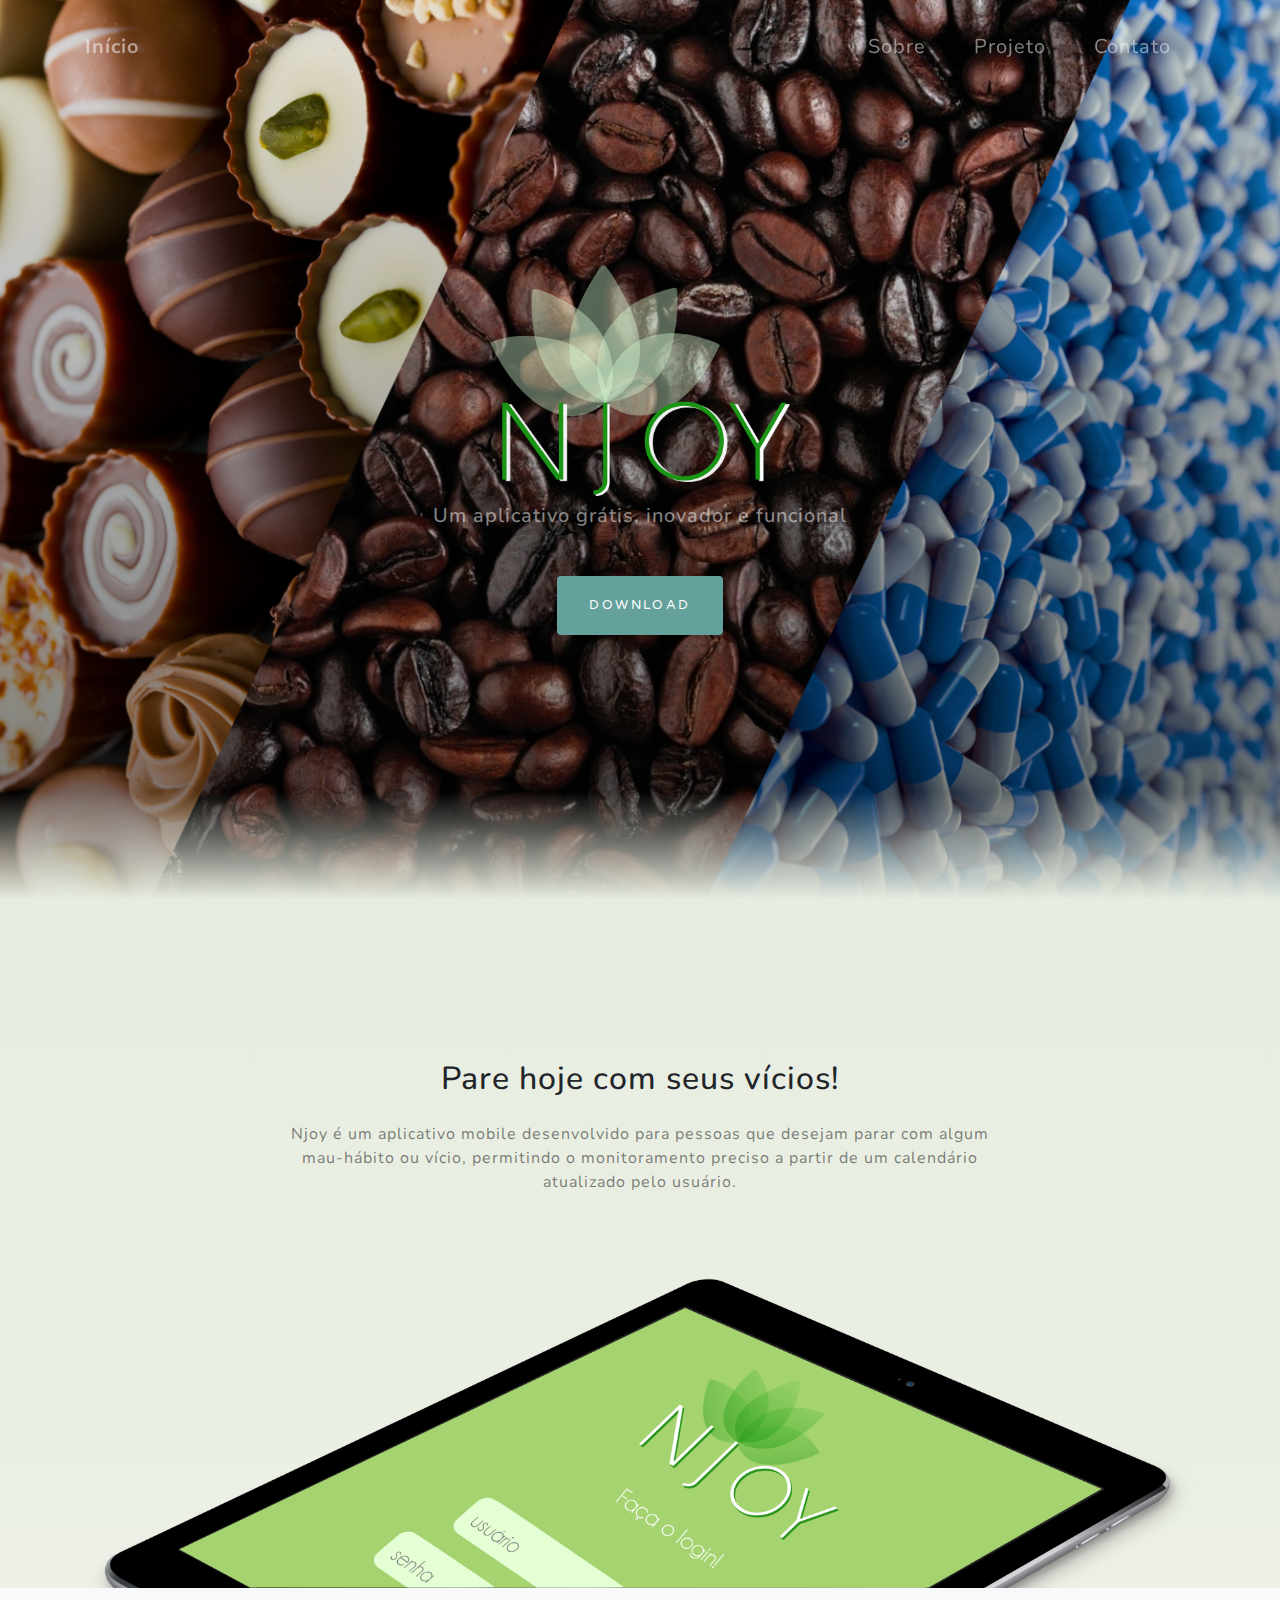
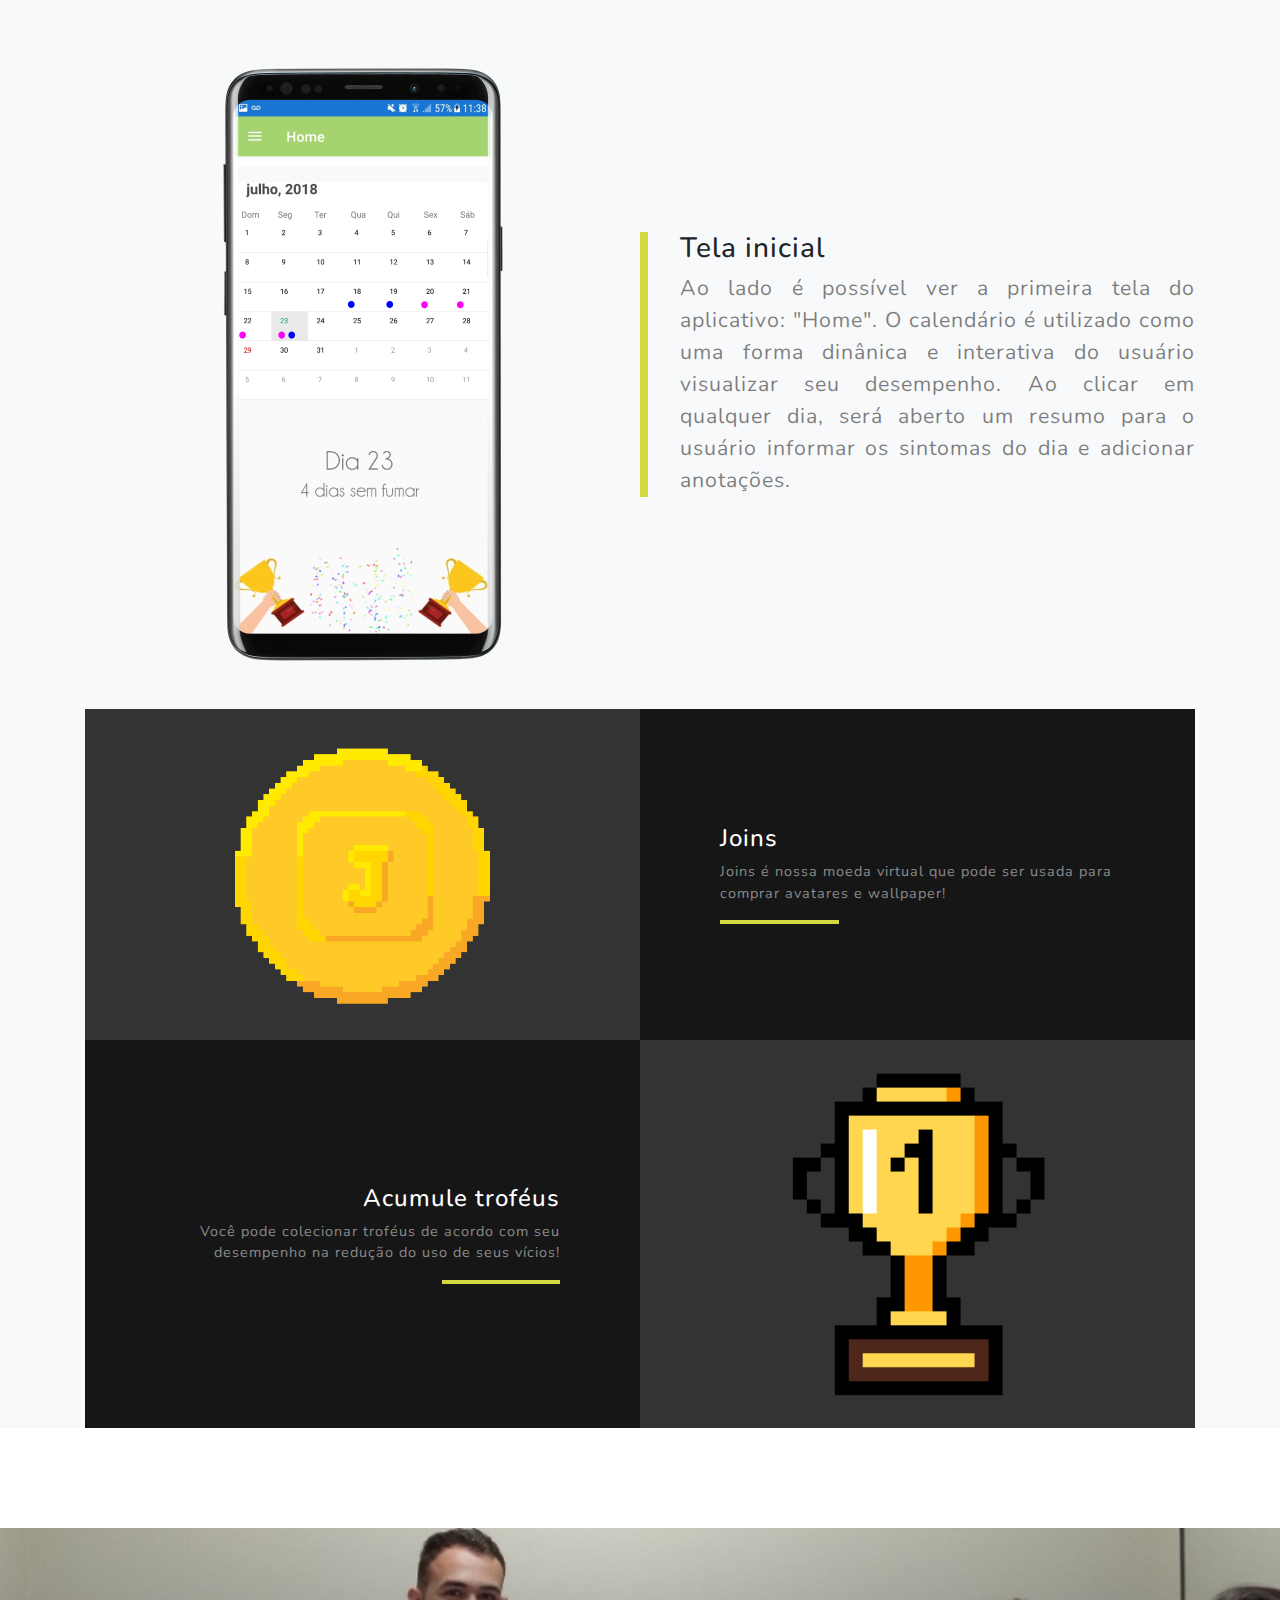
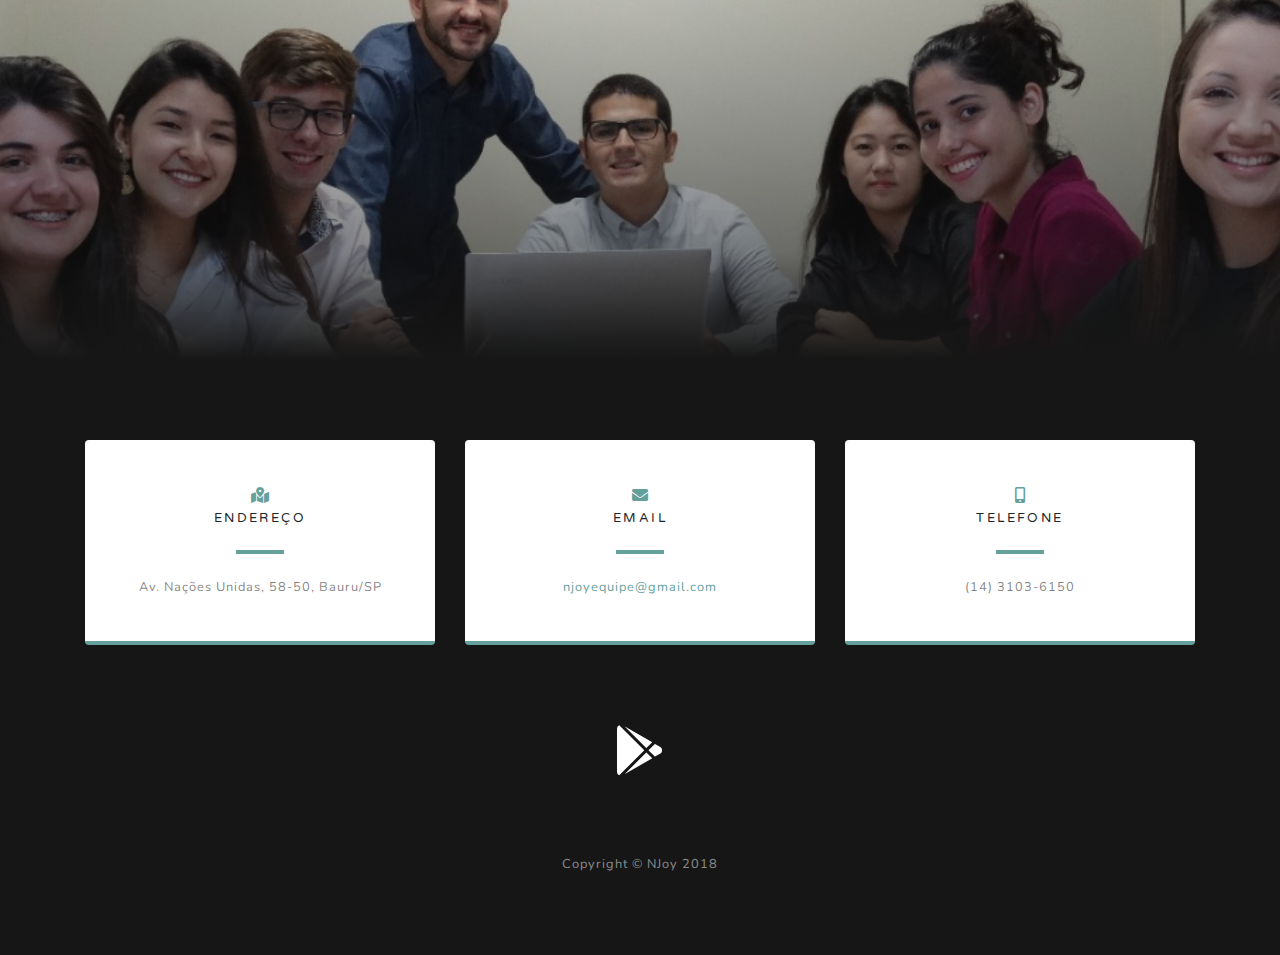
<file: www/index.html>
<!DOCTYPE html>
<html lang="pt">

  <head>

    <meta charset="utf-8">
    <meta name="viewport" content="width=device-width, initial-scale=1, shrink-to-fit=no">
    <meta name="description" content="">
    <meta name="author" content="">

    <title>NJoy</title>

    <!-- Bootstrap core CSS -->
    <link href="vendor/bootstrap/css/bootstrap.min.css" rel="stylesheet">
    <link rel="shortcut icon" type="image/x-icon" href="img/icone.ico">
    <!-- Custom fonts for this template -->
    <link href="vendor/fontawesome-free/css/all.min.css" rel="stylesheet">
    <link href="https://fonts.googleapis.com/css?family=Varela+Round" rel="stylesheet">
    <link href="https://fonts.googleapis.com/css?family=Nunito:200,200i,300,300i,400,400i,600,600i,700,700i,800,800i,900,900i" rel="stylesheet">

    <!-- Custom styles for this template -->
    <link href="css/grayscale.min.css" rel="stylesheet">

  </head>

  <body id="page-top">

    <!-- Navigation -->
    <nav class="navbar navbar-expand-lg navbar-light fixed-top" id="mainNav">
      <div class="container">
        <a class="navbar-brand js-scroll-trigger" href="#page-top">Início</a>
        <button class="navbar-toggler navbar-toggler-right" type="button" data-toggle="collapse" data-target="#navbarResponsive" aria-controls="navbarResponsive" aria-expanded="false" aria-label="Toggle navigation">
          Menu
          <i class="fas fa-bars"></i>
        </button>
        <div class="collapse navbar-collapse" id="navbarResponsive">
          <ul class="navbar-nav ml-auto">
            <li class="nav-item">
              <a class="nav-link js-scroll-trigger" href="#about">Sobre</a>
            </li>
            <li class="nav-item">
              <a class="nav-link js-scroll-trigger" href="#projects">Projeto</a>
            </li>
            <li class="nav-item">
              <a class="nav-link js-scroll-trigger" href="#signup">Contato</a>
            </li>
          </ul>
        </div>
      </div>
    </nav>

    <!-- Header -->
    <header class="masthead">
      <div class="container d-flex h-100 align-items-center">
        <div class="mx-auto text-center">
          <img src="img/logomarca.png" width="300">
          <h2 class="text-white-50 mx-auto mt-2 mb-5">Um aplicativo grátis, inovador e funcional</h2>
          <a href="https://play.google.com/store" target="_blank" class="btn btn-primary js-scroll-trigger">Download</a>
        </div>
      </div>
    </header>

    <!-- About Section -->
    <section id="about" class="about-section text-center">
      <div class="container">
        <div class="row">
          <div class="col-lg-8 mx-auto">
            <h2 class="text-black mb-4">Pare hoje com seus vícios!</h2>
            <p class="text-black-50">Njoy é um aplicativo mobile desenvolvido para pessoas que desejam parar com algum mau-hábito ou vício, permitindo o monitoramento preciso a partir de um calendário atualizado pelo usuário.
          </div>
        </div>
        <img src="img/ipad.png" class="img-fluid" alt="">
      </div>
    </section>

    <!-- Projects Section -->
    <section id="projects" class="projects-section bg-light">
      <div class="container">

        <!-- Featured Project Row -->
        <div class="row align-items-center no-gutters mb-4 mb-lg-5">
          <div class="col-xl-6 col-lg-6">
			<div align="center">
				<img class="img-fluid mb-3 mb-lg-0" src="img/celular.png" height="300">
			</div>
		  </div>
          <div class="col-xl-6 col-lg-6">
            <div class="featured-text text-center text-lg-left">
              <h3>Tela inicial</h3>
              <p class="text-black-50 mb-0 text-justify" style="font-size: 16pt; ">Ao lado é possível ver a primeira tela do aplicativo: "Home". O calendário é utilizado como uma forma dinânica e interativa do usuário visualizar seu desempenho. Ao clicar em qualquer dia, será aberto um resumo para o usuário informar os sintomas do dia e adicionar anotações.</p></div>
          </div>
        </div>

        <!-- Project One Row -->
        <div class="row justify-content-center no-gutters mb-5 mb-lg-0">
          <div class="col-lg-6" style="background-color: #333333;">
			<div align="center">
				<img src="img/joins.png" width="260" style="margin-top:30px; margin-bottom:30px;">
			</div>
          </div>
          <div class="col-lg-6">
            <div class="bg-black text-center h-100 project">
              <div class="d-flex h-100">
                <div class="project-text w-100 my-auto text-center text-lg-left">
                  <h4 class="text-white">Joins</h4>
                  <p class="mb-0 text-white-50">Joins é nossa moeda virtual que pode ser usada para comprar avatares e wallpaper!</p>
                  <hr class="d-none d-lg-block mb-0 ml-0" style="color:yellow">
                </div>
              </div>
            </div>
          </div>
        </div>

        <!-- Project Two Row -->
        <div class="row justify-content-center no-gutters">
          <div class="col-lg-6" style="background-color: #333333;">
			<div align="center">
				<img src="img/trofeu.png" width="260" style="margin-top:30px; margin-bottom:30px;">
			</div>
          </div>
          <div class="col-lg-6 order-lg-first">
            <div class="bg-black text-center h-100 project">
              <div class="d-flex h-100">
                <div class="project-text w-100 my-auto text-center text-lg-right">
                  <h4 class="text-white">Acumule troféus</h4>
                  <p class="mb-0 text-white-50">Você pode colecionar troféus de acordo com seu desempenho na redução do uso de seus vícios!</p>
                  <hr class="d-none d-lg-block mb-0 mr-0">
                </div>
              </div>
            </div>
          </div>
        </div>

      </div>
    </section>

    <!-- Signup Section -->
    <section id="signup" class="signup-section" style="margin-top: 100px;">
      <div class="container mb-5">
        
      </div>
    </section>

    <!-- Contact Section -->
    <section class="contact-section bg-black">
      <div class="container">

        <div class="row">

          <div class="col-md-4 mb-3 mb-md-0">
            <div class="card py-4 h-100">
              <div class="card-body text-center">
                <i class="fas fa-map-marked-alt text-primary mb-2"></i>
                <h4 class="text-uppercase m-0">Endereço</h4>
                <hr class="my-4">
                <div class="small text-black-50">Av. Nações Unidas, 58-50, Bauru/SP</div>
              </div>
            </div>
          </div>

          <div class="col-md-4 mb-3 mb-md-0">
            <div class="card py-4 h-100">
              <div class="card-body text-center">
                <i class="fas fa-envelope text-primary mb-2"></i>
                <h4 class="text-uppercase m-0">Email</h4>
                <hr class="my-4">
                <div class="small text-black-50">
                    <a href="mailto:njoyequipe@gmail.com">njoyequipe@gmail.com</a>
                </div>
              </div>
            </div>
          </div>

          <div class="col-md-4 mb-3 mb-md-0">
            <div class="card py-4 h-100">
              <div class="card-body text-center">
                <i class="fas fa-mobile-alt text-primary mb-2"></i>
                <h4 class="text-uppercase m-0">Telefone</h4>
                <hr class="my-4">
                <div class="small text-black-50">(14) 3103-6150</div>
              </div>
            </div>
          </div>
        </div>

        <div class="social d-flex justify-content-center">
			<i class="fab fa-google-play text-white" style="font-size:50px"></i>
        </div>

      </div>
    </section>

    <!-- Footer -->
    <footer class="bg-black small text-center text-white-50">
      <div class="container">
        Copyright &copy; NJoy 2018
      </div>
    </footer>

    <!-- Bootstrap core JavaScript -->
    <script src="vendor/jquery/jquery.min.js"></script>
    <script src="vendor/bootstrap/js/bootstrap.bundle.min.js"></script>

    <!-- Plugin JavaScript -->
    <script src="vendor/jquery-easing/jquery.easing.min.js"></script>

    <!-- Custom scripts for this template -->
    <script src="js/grayscale.min.js"></script>

  </body>

</html>
</file>
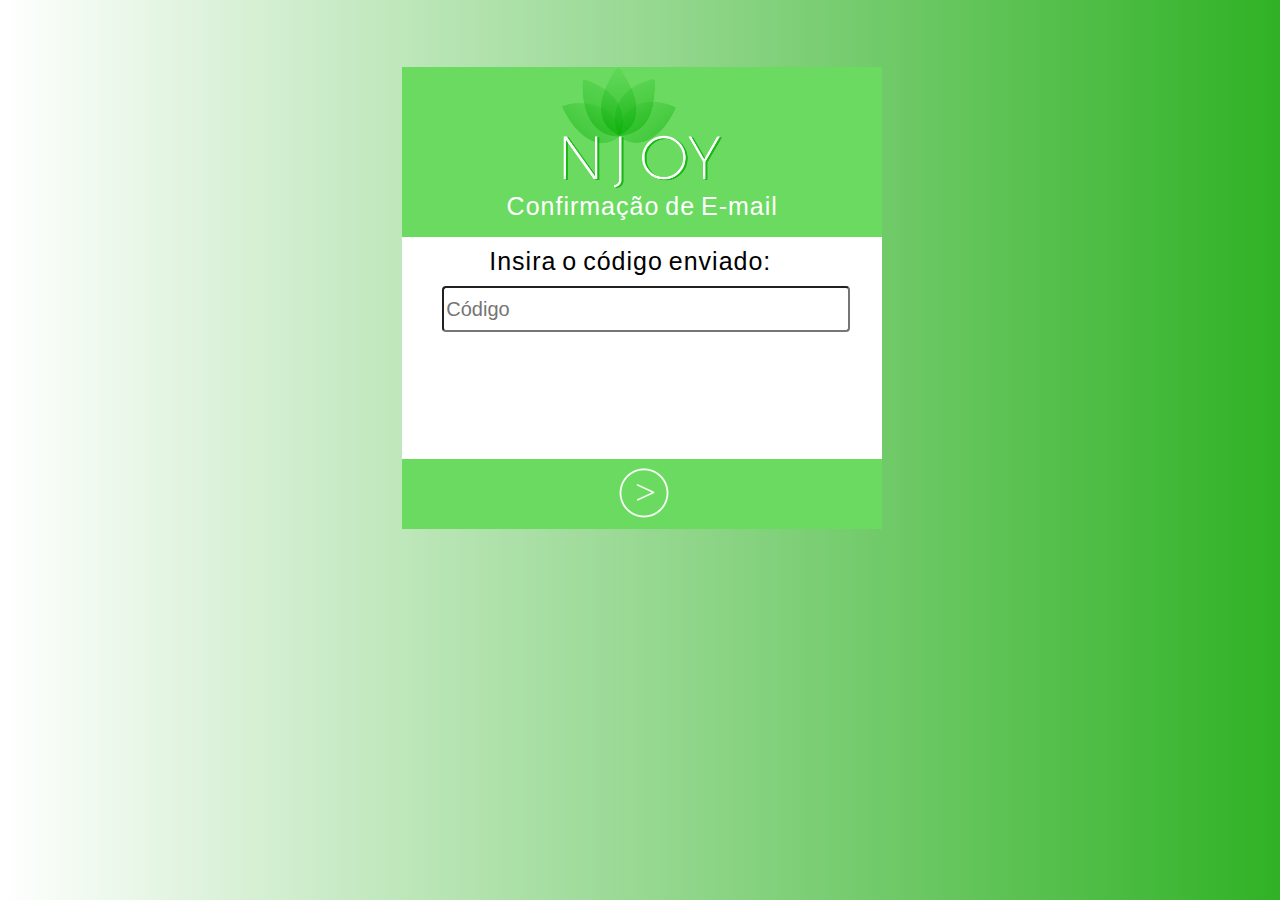
<file: www/site.html>
<!DOCTYPE html>
<html lang="pt-br">
<head>
     <title>Confirma&ccedil;&atilde;o de C&oacute;digo - NJoy</title>
     <link rel="stylesheet" href="style.css">
</head>
<body>
			<div id="main">
					<div id="total">
							<div id="topo">
								<center>
								<div id="logo">
									<img src="aqui.png" width="160px"><br>	
								</div>
								</center>
								<center>
								<div id="txt">
								Confirma&ccedil;&atilde;o de E-mail
								</div>
								</center>
							</div>
							
						<form method="post" action="verifica_codigo.php">
					
						
						<div id="insere_codigo">
								<div id="txt2">
									Insira o c&oacute;digo enviado:
								</div>
								<input type="text" name="codigo" placeholder="C&oacute;digo">
						</div>
						      <br><br><br><br><br><br><br><br><br>
					
						<div id="botao">	
									<button type="submit"><img src="botao2.png"></button>
						</div>
						</form>	
					</div>	
	
			</div>  
</body>
</html>
</file>
<file: www/style.css>
body {
      background-image: linear-gradient(to right, white, #30b225);
}

#main
{
	position:absolute;
	width:480px;
	height:420px;
	top: 67px; 
	left:402.25px;
	background:white;
	float:left;
	
}


#total{

	border-radius:45px;
	width:480px;
	height:420px;
	background-color: white;
	float:left;
}

#topo
{
		width:480px;
		height: 170px;
		background-color:#6adb60;
}

/*#7eed74*/

#txt
{
		font-family: "Lucida Sans Unicode", "Lucida Grande", sans-serif;
		font-size: 25px;
		letter-spacing: 1px;
		word-spacing: -2px;
		color: white;
	
}

#txt2
{
		font-family: "Lucida Sans Unicode", "Lucida Grande", sans-serif;
		font-size: 25px;
		letter-spacing: 1px;
		word-spacing: -2px;
		color: #000000;
		margin-left:87px;
		
	
}

button
{
		width:480px;
		height: 70px;
		background-color:#6adb60;
		border:0px;
        
		 
}
button:hover
{
    background-color:#30b225;
}
#insere_codigo
{
		width: 400px;
		height: 50px;
		margin-top:10px;
        
			

}
input[type=text] {
    font-size: 20px;
    width: 400px;
    height:40px;
    border-radius: 4px;
	margin-left:40px;
	margin-top:10px;
}
</file>
<file: www/vendor/fontawesome-free/css/all.min.css>
/*!
 * Font Awesome Free 5.3.1 by @fontawesome - https://fontawesome.com
 * License - https://fontawesome.com/license/free (Icons: CC BY 4.0, Fonts: SIL OFL 1.1, Code: MIT License)
 */
.fa,.fab,.fal,.far,.fas{-moz-osx-font-smoothing:grayscale;-webkit-font-smoothing:antialiased;display:inline-block;font-style:normal;font-variant:normal;text-rendering:auto;line-height:1}.fa-lg{font-size:1.33333em;line-height:.75em;vertical-align:-.0667em}.fa-xs{font-size:.75em}.fa-sm{font-size:.875em}.fa-1x{font-size:1em}.fa-2x{font-size:2em}.fa-3x{font-size:3em}.fa-4x{font-size:4em}.fa-5x{font-size:5em}.fa-6x{font-size:6em}.fa-7x{font-size:7em}.fa-8x{font-size:8em}.fa-9x{font-size:9em}.fa-10x{font-size:10em}.fa-fw{text-align:center;width:1.25em}.fa-ul{list-style-type:none;margin-left:2.5em;padding-left:0}.fa-ul>li{position:relative}.fa-li{left:-2em;position:absolute;text-align:center;width:2em;line-height:inherit}.fa-border{border:.08em solid #eee;border-radius:.1em;padding:.2em .25em .15em}.fa-pull-left{float:left}.fa-pull-right{float:right}.fa.fa-pull-left,.fab.fa-pull-left,.fal.fa-pull-left,.far.fa-pull-left,.fas.fa-pull-left{margin-right:.3em}.fa.fa-pull-right,.fab.fa-pull-right,.fal.fa-pull-right,.far.fa-pull-right,.fas.fa-pull-right{margin-left:.3em}.fa-spin{animation:fa-spin 2s infinite linear}.fa-pulse{animation:fa-spin 1s infinite steps(8)}@keyframes fa-spin{0%{transform:rotate(0deg)}to{transform:rotate(1turn)}}.fa-rotate-90{-ms-filter:"progid:DXImageTransform.Microsoft.BasicImage(rotation=1)";transform:rotate(90deg)}.fa-rotate-180{-ms-filter:"progid:DXImageTransform.Microsoft.BasicImage(rotation=2)";transform:rotate(180deg)}.fa-rotate-270{-ms-filter:"progid:DXImageTransform.Microsoft.BasicImage(rotation=3)";transform:rotate(270deg)}.fa-flip-horizontal{-ms-filter:"progid:DXImageTransform.Microsoft.BasicImage(rotation=0, mirror=1)";transform:scaleX(-1)}.fa-flip-vertical{transform:scaleY(-1)}.fa-flip-horizontal.fa-flip-vertical,.fa-flip-vertical{-ms-filter:"progid:DXImageTransform.Microsoft.BasicImage(rotation=2, mirror=1)"}.fa-flip-horizontal.fa-flip-vertical{transform:scale(-1)}:root .fa-flip-horizontal,:root .fa-flip-vertical,:root .fa-rotate-90,:root .fa-rotate-180,:root .fa-rotate-270{-webkit-filter:none;filter:none}.fa-stack{display:inline-block;height:2em;line-height:2em;position:relative;vertical-align:middle;width:2em}.fa-stack-1x,.fa-stack-2x{left:0;position:absolute;text-align:center;width:100%}.fa-stack-1x{line-height:inherit}.fa-stack-2x{font-size:2em}.fa-inverse{color:#fff}.fa-500px:before{content:"\f26e"}.fa-accessible-icon:before{content:"\f368"}.fa-accusoft:before{content:"\f369"}.fa-ad:before{content:"\f641"}.fa-address-book:before{content:"\f2b9"}.fa-address-card:before{content:"\f2bb"}.fa-adjust:before{content:"\f042"}.fa-adn:before{content:"\f170"}.fa-adversal:before{content:"\f36a"}.fa-affiliatetheme:before{content:"\f36b"}.fa-air-freshener:before{content:"\f5d0"}.fa-algolia:before{content:"\f36c"}.fa-align-center:before{content:"\f037"}.fa-align-justify:before{content:"\f039"}.fa-align-left:before{content:"\f036"}.fa-align-right:before{content:"\f038"}.fa-alipay:before{content:"\f642"}.fa-allergies:before{content:"\f461"}.fa-amazon:before{content:"\f270"}.fa-amazon-pay:before{content:"\f42c"}.fa-ambulance:before{content:"\f0f9"}.fa-american-sign-language-interpreting:before{content:"\f2a3"}.fa-amilia:before{content:"\f36d"}.fa-anchor:before{content:"\f13d"}.fa-android:before{content:"\f17b"}.fa-angellist:before{content:"\f209"}.fa-angle-double-down:before{content:"\f103"}.fa-angle-double-left:before{content:"\f100"}.fa-angle-double-right:before{content:"\f101"}.fa-angle-double-up:before{content:"\f102"}.fa-angle-down:before{content:"\f107"}.fa-angle-left:before{content:"\f104"}.fa-angle-right:before{content:"\f105"}.fa-angle-up:before{content:"\f106"}.fa-angry:before{content:"\f556"}.fa-angrycreative:before{content:"\f36e"}.fa-angular:before{content:"\f420"}.fa-ankh:before{content:"\f644"}.fa-app-store:before{content:"\f36f"}.fa-app-store-ios:before{content:"\f370"}.fa-apper:before{content:"\f371"}.fa-apple:before{content:"\f179"}.fa-apple-alt:before{content:"\f5d1"}.fa-apple-pay:before{content:"\f415"}.fa-archive:before{content:"\f187"}.fa-archway:before{content:"\f557"}.fa-arrow-alt-circle-down:before{content:"\f358"}.fa-arrow-alt-circle-left:before{content:"\f359"}.fa-arrow-alt-circle-right:before{content:"\f35a"}.fa-arrow-alt-circle-up:before{content:"\f35b"}.fa-arrow-circle-down:before{content:"\f0ab"}.fa-arrow-circle-left:before{content:"\f0a8"}.fa-arrow-circle-right:before{content:"\f0a9"}.fa-arrow-circle-up:before{content:"\f0aa"}.fa-arrow-down:before{content:"\f063"}.fa-arrow-left:before{content:"\f060"}.fa-arrow-right:before{content:"\f061"}.fa-arrow-up:before{content:"\f062"}.fa-arrows-alt:before{content:"\f0b2"}.fa-arrows-alt-h:before{content:"\f337"}.fa-arrows-alt-v:before{content:"\f338"}.fa-assistive-listening-systems:before{content:"\f2a2"}.fa-asterisk:before{content:"\f069"}.fa-asymmetrik:before{content:"\f372"}.fa-at:before{content:"\f1fa"}.fa-atlas:before{content:"\f558"}.fa-atom:before{content:"\f5d2"}.fa-audible:before{content:"\f373"}.fa-audio-description:before{content:"\f29e"}.fa-autoprefixer:before{content:"\f41c"}.fa-avianex:before{content:"\f374"}.fa-aviato:before{content:"\f421"}.fa-award:before{content:"\f559"}.fa-aws:before{content:"\f375"}.fa-backspace:before{content:"\f55a"}.fa-backward:before{content:"\f04a"}.fa-balance-scale:before{content:"\f24e"}.fa-ban:before{content:"\f05e"}.fa-band-aid:before{content:"\f462"}.fa-bandcamp:before{content:"\f2d5"}.fa-barcode:before{content:"\f02a"}.fa-bars:before{content:"\f0c9"}.fa-baseball-ball:before{content:"\f433"}.fa-basketball-ball:before{content:"\f434"}.fa-bath:before{content:"\f2cd"}.fa-battery-empty:before{content:"\f244"}.fa-battery-full:before{content:"\f240"}.fa-battery-half:before{content:"\f242"}.fa-battery-quarter:before{content:"\f243"}.fa-battery-three-quarters:before{content:"\f241"}.fa-bed:before{content:"\f236"}.fa-beer:before{content:"\f0fc"}.fa-behance:before{content:"\f1b4"}.fa-behance-square:before{content:"\f1b5"}.fa-bell:before{content:"\f0f3"}.fa-bell-slash:before{content:"\f1f6"}.fa-bezier-curve:before{content:"\f55b"}.fa-bible:before{content:"\f647"}.fa-bicycle:before{content:"\f206"}.fa-bimobject:before{content:"\f378"}.fa-binoculars:before{content:"\f1e5"}.fa-birthday-cake:before{content:"\f1fd"}.fa-bitbucket:before{content:"\f171"}.fa-bitcoin:before{content:"\f379"}.fa-bity:before{content:"\f37a"}.fa-black-tie:before{content:"\f27e"}.fa-blackberry:before{content:"\f37b"}.fa-blender:before{content:"\f517"}.fa-blind:before{content:"\f29d"}.fa-blogger:before{content:"\f37c"}.fa-blogger-b:before{content:"\f37d"}.fa-bluetooth:before{content:"\f293"}.fa-bluetooth-b:before{content:"\f294"}.fa-bold:before{content:"\f032"}.fa-bolt:before{content:"\f0e7"}.fa-bomb:before{content:"\f1e2"}.fa-bone:before{content:"\f5d7"}.fa-bong:before{content:"\f55c"}.fa-book:before{content:"\f02d"}.fa-book-open:before{content:"\f518"}.fa-book-reader:before{content:"\f5da"}.fa-bookmark:before{content:"\f02e"}.fa-bowling-ball:before{content:"\f436"}.fa-box:before{content:"\f466"}.fa-box-open:before{content:"\f49e"}.fa-boxes:before{content:"\f468"}.fa-braille:before{content:"\f2a1"}.fa-brain:before{content:"\f5dc"}.fa-briefcase:before{content:"\f0b1"}.fa-briefcase-medical:before{content:"\f469"}.fa-broadcast-tower:before{content:"\f519"}.fa-broom:before{content:"\f51a"}.fa-brush:before{content:"\f55d"}.fa-btc:before{content:"\f15a"}.fa-bug:before{content:"\f188"}.fa-building:before{content:"\f1ad"}.fa-bullhorn:before{content:"\f0a1"}.fa-bullseye:before{content:"\f140"}.fa-burn:before{content:"\f46a"}.fa-buromobelexperte:before{content:"\f37f"}.fa-bus:before{content:"\f207"}.fa-bus-alt:before{content:"\f55e"}.fa-business-time:before{content:"\f64a"}.fa-buysellads:before{content:"\f20d"}.fa-calculator:before{content:"\f1ec"}.fa-calendar:before{content:"\f133"}.fa-calendar-alt:before{content:"\f073"}.fa-calendar-check:before{content:"\f274"}.fa-calendar-minus:before{content:"\f272"}.fa-calendar-plus:before{content:"\f271"}.fa-calendar-times:before{content:"\f273"}.fa-camera:before{content:"\f030"}.fa-camera-retro:before{content:"\f083"}.fa-cannabis:before{content:"\f55f"}.fa-capsules:before{content:"\f46b"}.fa-car:before{content:"\f1b9"}.fa-car-alt:before{content:"\f5de"}.fa-car-battery:before{content:"\f5df"}.fa-car-crash:before{content:"\f5e1"}.fa-car-side:before{content:"\f5e4"}.fa-caret-down:before{content:"\f0d7"}.fa-caret-left:before{content:"\f0d9"}.fa-caret-right:before{content:"\f0da"}.fa-caret-square-down:before{content:"\f150"}.fa-caret-square-left:before{content:"\f191"}.fa-caret-square-right:before{content:"\f152"}.fa-caret-square-up:before{content:"\f151"}.fa-caret-up:before{content:"\f0d8"}.fa-cart-arrow-down:before{content:"\f218"}.fa-cart-plus:before{content:"\f217"}.fa-cc-amazon-pay:before{content:"\f42d"}.fa-cc-amex:before{content:"\f1f3"}.fa-cc-apple-pay:before{content:"\f416"}.fa-cc-diners-club:before{content:"\f24c"}.fa-cc-discover:before{content:"\f1f2"}.fa-cc-jcb:before{content:"\f24b"}.fa-cc-mastercard:before{content:"\f1f1"}.fa-cc-paypal:before{content:"\f1f4"}.fa-cc-stripe:before{content:"\f1f5"}.fa-cc-visa:before{content:"\f1f0"}.fa-centercode:before{content:"\f380"}.fa-certificate:before{content:"\f0a3"}.fa-chalkboard:before{content:"\f51b"}.fa-chalkboard-teacher:before{content:"\f51c"}.fa-charging-station:before{content:"\f5e7"}.fa-chart-area:before{content:"\f1fe"}.fa-chart-bar:before{content:"\f080"}.fa-chart-line:before{content:"\f201"}.fa-chart-pie:before{content:"\f200"}.fa-check:before{content:"\f00c"}.fa-check-circle:before{content:"\f058"}.fa-check-double:before{content:"\f560"}.fa-check-square:before{content:"\f14a"}.fa-chess:before{content:"\f439"}.fa-chess-bishop:before{content:"\f43a"}.fa-chess-board:before{content:"\f43c"}.fa-chess-king:before{content:"\f43f"}.fa-chess-knight:before{content:"\f441"}.fa-chess-pawn:before{content:"\f443"}.fa-chess-queen:before{content:"\f445"}.fa-chess-rook:before{content:"\f447"}.fa-chevron-circle-down:before{content:"\f13a"}.fa-chevron-circle-left:before{content:"\f137"}.fa-chevron-circle-right:before{content:"\f138"}.fa-chevron-circle-up:before{content:"\f139"}.fa-chevron-down:before{content:"\f078"}.fa-chevron-left:before{content:"\f053"}.fa-chevron-right:before{content:"\f054"}.fa-chevron-up:before{content:"\f077"}.fa-child:before{content:"\f1ae"}.fa-chrome:before{content:"\f268"}.fa-church:before{content:"\f51d"}.fa-circle:before{content:"\f111"}.fa-circle-notch:before{content:"\f1ce"}.fa-city:before{content:"\f64f"}.fa-clipboard:before{content:"\f328"}.fa-clipboard-check:before{content:"\f46c"}.fa-clipboard-list:before{content:"\f46d"}.fa-clock:before{content:"\f017"}.fa-clone:before{content:"\f24d"}.fa-closed-captioning:before{content:"\f20a"}.fa-cloud:before{content:"\f0c2"}.fa-cloud-download-alt:before{content:"\f381"}.fa-cloud-upload-alt:before{content:"\f382"}.fa-cloudscale:before{content:"\f383"}.fa-cloudsmith:before{content:"\f384"}.fa-cloudversify:before{content:"\f385"}.fa-cocktail:before{content:"\f561"}.fa-code:before{content:"\f121"}.fa-code-branch:before{content:"\f126"}.fa-codepen:before{content:"\f1cb"}.fa-codiepie:before{content:"\f284"}.fa-coffee:before{content:"\f0f4"}.fa-cog:before{content:"\f013"}.fa-cogs:before{content:"\f085"}.fa-coins:before{content:"\f51e"}.fa-columns:before{content:"\f0db"}.fa-comment:before{content:"\f075"}.fa-comment-alt:before{content:"\f27a"}.fa-comment-dollar:before{content:"\f651"}.fa-comment-dots:before{content:"\f4ad"}.fa-comment-slash:before{content:"\f4b3"}.fa-comments:before{content:"\f086"}.fa-comments-dollar:before{content:"\f653"}.fa-compact-disc:before{content:"\f51f"}.fa-compass:before{content:"\f14e"}.fa-compress:before{content:"\f066"}.fa-concierge-bell:before{content:"\f562"}.fa-connectdevelop:before{content:"\f20e"}.fa-contao:before{content:"\f26d"}.fa-cookie:before{content:"\f563"}.fa-cookie-bite:before{content:"\f564"}.fa-copy:before{content:"\f0c5"}.fa-copyright:before{content:"\f1f9"}.fa-couch:before{content:"\f4b8"}.fa-cpanel:before{content:"\f388"}.fa-creative-commons:before{content:"\f25e"}.fa-creative-commons-by:before{content:"\f4e7"}.fa-creative-commons-nc:before{content:"\f4e8"}.fa-creative-commons-nc-eu:before{content:"\f4e9"}.fa-creative-commons-nc-jp:before{content:"\f4ea"}.fa-creative-commons-nd:before{content:"\f4eb"}.fa-creative-commons-pd:before{content:"\f4ec"}.fa-creative-commons-pd-alt:before{content:"\f4ed"}.fa-creative-commons-remix:before{content:"\f4ee"}.fa-creative-commons-sa:before{content:"\f4ef"}.fa-creative-commons-sampling:before{content:"\f4f0"}.fa-creative-commons-sampling-plus:before{content:"\f4f1"}.fa-creative-commons-share:before{content:"\f4f2"}.fa-credit-card:before{content:"\f09d"}.fa-crop:before{content:"\f125"}.fa-crop-alt:before{content:"\f565"}.fa-cross:before{content:"\f654"}.fa-crosshairs:before{content:"\f05b"}.fa-crow:before{content:"\f520"}.fa-crown:before{content:"\f521"}.fa-css3:before{content:"\f13c"}.fa-css3-alt:before{content:"\f38b"}.fa-cube:before{content:"\f1b2"}.fa-cubes:before{content:"\f1b3"}.fa-cut:before{content:"\f0c4"}.fa-cuttlefish:before{content:"\f38c"}.fa-d-and-d:before{content:"\f38d"}.fa-dashcube:before{content:"\f210"}.fa-database:before{content:"\f1c0"}.fa-deaf:before{content:"\f2a4"}.fa-delicious:before{content:"\f1a5"}.fa-deploydog:before{content:"\f38e"}.fa-deskpro:before{content:"\f38f"}.fa-desktop:before{content:"\f108"}.fa-deviantart:before{content:"\f1bd"}.fa-dharmachakra:before{content:"\f655"}.fa-diagnoses:before{content:"\f470"}.fa-dice:before{content:"\f522"}.fa-dice-five:before{content:"\f523"}.fa-dice-four:before{content:"\f524"}.fa-dice-one:before{content:"\f525"}.fa-dice-six:before{content:"\f526"}.fa-dice-three:before{content:"\f527"}.fa-dice-two:before{content:"\f528"}.fa-digg:before{content:"\f1a6"}.fa-digital-ocean:before{content:"\f391"}.fa-digital-tachograph:before{content:"\f566"}.fa-directions:before{content:"\f5eb"}.fa-discord:before{content:"\f392"}.fa-discourse:before{content:"\f393"}.fa-divide:before{content:"\f529"}.fa-dizzy:before{content:"\f567"}.fa-dna:before{content:"\f471"}.fa-dochub:before{content:"\f394"}.fa-docker:before{content:"\f395"}.fa-dollar-sign:before{content:"\f155"}.fa-dolly:before{content:"\f472"}.fa-dolly-flatbed:before{content:"\f474"}.fa-donate:before{content:"\f4b9"}.fa-door-closed:before{content:"\f52a"}.fa-door-open:before{content:"\f52b"}.fa-dot-circle:before{content:"\f192"}.fa-dove:before{content:"\f4ba"}.fa-download:before{content:"\f019"}.fa-draft2digital:before{content:"\f396"}.fa-drafting-compass:before{content:"\f568"}.fa-draw-polygon:before{content:"\f5ee"}.fa-dribbble:before{content:"\f17d"}.fa-dribbble-square:before{content:"\f397"}.fa-dropbox:before{content:"\f16b"}.fa-drum:before{content:"\f569"}.fa-drum-steelpan:before{content:"\f56a"}.fa-drupal:before{content:"\f1a9"}.fa-dumbbell:before{content:"\f44b"}.fa-dyalog:before{content:"\f399"}.fa-earlybirds:before{content:"\f39a"}.fa-ebay:before{content:"\f4f4"}.fa-edge:before{content:"\f282"}.fa-edit:before{content:"\f044"}.fa-eject:before{content:"\f052"}.fa-elementor:before{content:"\f430"}.fa-ellipsis-h:before{content:"\f141"}.fa-ellipsis-v:before{content:"\f142"}.fa-ello:before{content:"\f5f1"}.fa-ember:before{content:"\f423"}.fa-empire:before{content:"\f1d1"}.fa-envelope:before{content:"\f0e0"}.fa-envelope-open:before{content:"\f2b6"}.fa-envelope-open-text:before{content:"\f658"}.fa-envelope-square:before{content:"\f199"}.fa-envira:before{content:"\f299"}.fa-equals:before{content:"\f52c"}.fa-eraser:before{content:"\f12d"}.fa-erlang:before{content:"\f39d"}.fa-ethereum:before{content:"\f42e"}.fa-etsy:before{content:"\f2d7"}.fa-euro-sign:before{content:"\f153"}.fa-exchange-alt:before{content:"\f362"}.fa-exclamation:before{content:"\f12a"}.fa-exclamation-circle:before{content:"\f06a"}.fa-exclamation-triangle:before{content:"\f071"}.fa-expand:before{content:"\f065"}.fa-expand-arrows-alt:before{content:"\f31e"}.fa-expeditedssl:before{content:"\f23e"}.fa-external-link-alt:before{content:"\f35d"}.fa-external-link-square-alt:before{content:"\f360"}.fa-eye:before{content:"\f06e"}.fa-eye-dropper:before{content:"\f1fb"}.fa-eye-slash:before{content:"\f070"}.fa-facebook:before{content:"\f09a"}.fa-facebook-f:before{content:"\f39e"}.fa-facebook-messenger:before{content:"\f39f"}.fa-facebook-square:before{content:"\f082"}.fa-fast-backward:before{content:"\f049"}.fa-fast-forward:before{content:"\f050"}.fa-fax:before{content:"\f1ac"}.fa-feather:before{content:"\f52d"}.fa-feather-alt:before{content:"\f56b"}.fa-female:before{content:"\f182"}.fa-fighter-jet:before{content:"\f0fb"}.fa-file:before{content:"\f15b"}.fa-file-alt:before{content:"\f15c"}.fa-file-archive:before{content:"\f1c6"}.fa-file-audio:before{content:"\f1c7"}.fa-file-code:before{content:"\f1c9"}.fa-file-contract:before{content:"\f56c"}.fa-file-download:before{content:"\f56d"}.fa-file-excel:before{content:"\f1c3"}.fa-file-export:before{content:"\f56e"}.fa-file-image:before{content:"\f1c5"}.fa-file-import:before{content:"\f56f"}.fa-file-invoice:before{content:"\f570"}.fa-file-invoice-dollar:before{content:"\f571"}.fa-file-medical:before{content:"\f477"}.fa-file-medical-alt:before{content:"\f478"}.fa-file-pdf:before{content:"\f1c1"}.fa-file-powerpoint:before{content:"\f1c4"}.fa-file-prescription:before{content:"\f572"}.fa-file-signature:before{content:"\f573"}.fa-file-upload:before{content:"\f574"}.fa-file-video:before{content:"\f1c8"}.fa-file-word:before{content:"\f1c2"}.fa-fill:before{content:"\f575"}.fa-fill-drip:before{content:"\f576"}.fa-film:before{content:"\f008"}.fa-filter:before{content:"\f0b0"}.fa-fingerprint:before{content:"\f577"}.fa-fire:before{content:"\f06d"}.fa-fire-extinguisher:before{content:"\f134"}.fa-firefox:before{content:"\f269"}.fa-first-aid:before{content:"\f479"}.fa-first-order:before{content:"\f2b0"}.fa-first-order-alt:before{content:"\f50a"}.fa-firstdraft:before{content:"\f3a1"}.fa-fish:before{content:"\f578"}.fa-flag:before{content:"\f024"}.fa-flag-checkered:before{content:"\f11e"}.fa-flask:before{content:"\f0c3"}.fa-flickr:before{content:"\f16e"}.fa-flipboard:before{content:"\f44d"}.fa-flushed:before{content:"\f579"}.fa-fly:before{content:"\f417"}.fa-folder:before{content:"\f07b"}.fa-folder-minus:before{content:"\f65d"}.fa-folder-open:before{content:"\f07c"}.fa-folder-plus:before{content:"\f65e"}.fa-font:before{content:"\f031"}.fa-font-awesome:before{content:"\f2b4"}.fa-font-awesome-alt:before{content:"\f35c"}.fa-font-awesome-flag:before{content:"\f425"}.fa-font-awesome-logo-full:before{content:"\f4e6"}.fa-fonticons:before{content:"\f280"}.fa-fonticons-fi:before{content:"\f3a2"}.fa-football-ball:before{content:"\f44e"}.fa-fort-awesome:before{content:"\f286"}.fa-fort-awesome-alt:before{content:"\f3a3"}.fa-forumbee:before{content:"\f211"}.fa-forward:before{content:"\f04e"}.fa-foursquare:before{content:"\f180"}.fa-free-code-camp:before{content:"\f2c5"}.fa-freebsd:before{content:"\f3a4"}.fa-frog:before{content:"\f52e"}.fa-frown:before{content:"\f119"}.fa-frown-open:before{content:"\f57a"}.fa-fulcrum:before{content:"\f50b"}.fa-funnel-dollar:before{content:"\f662"}.fa-futbol:before{content:"\f1e3"}.fa-galactic-republic:before{content:"\f50c"}.fa-galactic-senate:before{content:"\f50d"}.fa-gamepad:before{content:"\f11b"}.fa-gas-pump:before{content:"\f52f"}.fa-gavel:before{content:"\f0e3"}.fa-gem:before{content:"\f3a5"}.fa-genderless:before{content:"\f22d"}.fa-get-pocket:before{content:"\f265"}.fa-gg:before{content:"\f260"}.fa-gg-circle:before{content:"\f261"}.fa-gift:before{content:"\f06b"}.fa-git:before{content:"\f1d3"}.fa-git-square:before{content:"\f1d2"}.fa-github:before{content:"\f09b"}.fa-github-alt:before{content:"\f113"}.fa-github-square:before{content:"\f092"}.fa-gitkraken:before{content:"\f3a6"}.fa-gitlab:before{content:"\f296"}.fa-gitter:before{content:"\f426"}.fa-glass-martini:before{content:"\f000"}.fa-glass-martini-alt:before{content:"\f57b"}.fa-glasses:before{content:"\f530"}.fa-glide:before{content:"\f2a5"}.fa-glide-g:before{content:"\f2a6"}.fa-globe:before{content:"\f0ac"}.fa-globe-africa:before{content:"\f57c"}.fa-globe-americas:before{content:"\f57d"}.fa-globe-asia:before{content:"\f57e"}.fa-gofore:before{content:"\f3a7"}.fa-golf-ball:before{content:"\f450"}.fa-goodreads:before{content:"\f3a8"}.fa-goodreads-g:before{content:"\f3a9"}.fa-google:before{content:"\f1a0"}.fa-google-drive:before{content:"\f3aa"}.fa-google-play:before{content:"\f3ab"}.fa-google-plus:before{content:"\f2b3"}.fa-google-plus-g:before{content:"\f0d5"}.fa-google-plus-square:before{content:"\f0d4"}.fa-google-wallet:before{content:"\f1ee"}.fa-gopuram:before{content:"\f664"}.fa-graduation-cap:before{content:"\f19d"}.fa-gratipay:before{content:"\f184"}.fa-grav:before{content:"\f2d6"}.fa-greater-than:before{content:"\f531"}.fa-greater-than-equal:before{content:"\f532"}.fa-grimace:before{content:"\f57f"}.fa-grin:before{content:"\f580"}.fa-grin-alt:before{content:"\f581"}.fa-grin-beam:before{content:"\f582"}.fa-grin-beam-sweat:before{content:"\f583"}.fa-grin-hearts:before{content:"\f584"}.fa-grin-squint:before{content:"\f585"}.fa-grin-squint-tears:before{content:"\f586"}.fa-grin-stars:before{content:"\f587"}.fa-grin-tears:before{content:"\f588"}.fa-grin-tongue:before{content:"\f589"}.fa-grin-tongue-squint:before{content:"\f58a"}.fa-grin-tongue-wink:before{content:"\f58b"}.fa-grin-wink:before{content:"\f58c"}.fa-grip-horizontal:before{content:"\f58d"}.fa-grip-vertical:before{content:"\f58e"}.fa-gripfire:before{content:"\f3ac"}.fa-grunt:before{content:"\f3ad"}.fa-gulp:before{content:"\f3ae"}.fa-h-square:before{content:"\f0fd"}.fa-hacker-news:before{content:"\f1d4"}.fa-hacker-news-square:before{content:"\f3af"}.fa-hackerrank:before{content:"\f5f7"}.fa-hamsa:before{content:"\f665"}.fa-hand-holding:before{content:"\f4bd"}.fa-hand-holding-heart:before{content:"\f4be"}.fa-hand-holding-usd:before{content:"\f4c0"}.fa-hand-lizard:before{content:"\f258"}.fa-hand-paper:before{content:"\f256"}.fa-hand-peace:before{content:"\f25b"}.fa-hand-point-down:before{content:"\f0a7"}.fa-hand-point-left:before{content:"\f0a5"}.fa-hand-point-right:before{content:"\f0a4"}.fa-hand-point-up:before{content:"\f0a6"}.fa-hand-pointer:before{content:"\f25a"}.fa-hand-rock:before{content:"\f255"}.fa-hand-scissors:before{content:"\f257"}.fa-hand-spock:before{content:"\f259"}.fa-hands:before{content:"\f4c2"}.fa-hands-helping:before{content:"\f4c4"}.fa-handshake:before{content:"\f2b5"}.fa-hashtag:before{content:"\f292"}.fa-haykal:before{content:"\f666"}.fa-hdd:before{content:"\f0a0"}.fa-heading:before{content:"\f1dc"}.fa-headphones:before{content:"\f025"}.fa-headphones-alt:before{content:"\f58f"}.fa-headset:before{content:"\f590"}.fa-heart:before{content:"\f004"}.fa-heartbeat:before{content:"\f21e"}.fa-helicopter:before{content:"\f533"}.fa-highlighter:before{content:"\f591"}.fa-hips:before{content:"\f452"}.fa-hire-a-helper:before{content:"\f3b0"}.fa-history:before{content:"\f1da"}.fa-hockey-puck:before{content:"\f453"}.fa-home:before{content:"\f015"}.fa-hooli:before{content:"\f427"}.fa-hornbill:before{content:"\f592"}.fa-hospital:before{content:"\f0f8"}.fa-hospital-alt:before{content:"\f47d"}.fa-hospital-symbol:before{content:"\f47e"}.fa-hot-tub:before{content:"\f593"}.fa-hotel:before{content:"\f594"}.fa-hotjar:before{content:"\f3b1"}.fa-hourglass:before{content:"\f254"}.fa-hourglass-end:before{content:"\f253"}.fa-hourglass-half:before{content:"\f252"}.fa-hourglass-start:before{content:"\f251"}.fa-houzz:before{content:"\f27c"}.fa-html5:before{content:"\f13b"}.fa-hubspot:before{content:"\f3b2"}.fa-i-cursor:before{content:"\f246"}.fa-id-badge:before{content:"\f2c1"}.fa-id-card:before{content:"\f2c2"}.fa-id-card-alt:before{content:"\f47f"}.fa-image:before{content:"\f03e"}.fa-images:before{content:"\f302"}.fa-imdb:before{content:"\f2d8"}.fa-inbox:before{content:"\f01c"}.fa-indent:before{content:"\f03c"}.fa-industry:before{content:"\f275"}.fa-infinity:before{content:"\f534"}.fa-info:before{content:"\f129"}.fa-info-circle:before{content:"\f05a"}.fa-instagram:before{content:"\f16d"}.fa-internet-explorer:before{content:"\f26b"}.fa-ioxhost:before{content:"\f208"}.fa-italic:before{content:"\f033"}.fa-itunes:before{content:"\f3b4"}.fa-itunes-note:before{content:"\f3b5"}.fa-java:before{content:"\f4e4"}.fa-jedi:before{content:"\f669"}.fa-jedi-order:before{content:"\f50e"}.fa-jenkins:before{content:"\f3b6"}.fa-joget:before{content:"\f3b7"}.fa-joint:before{content:"\f595"}.fa-joomla:before{content:"\f1aa"}.fa-journal-whills:before{content:"\f66a"}.fa-js:before{content:"\f3b8"}.fa-js-square:before{content:"\f3b9"}.fa-jsfiddle:before{content:"\f1cc"}.fa-kaaba:before{content:"\f66b"}.fa-kaggle:before{content:"\f5fa"}.fa-key:before{content:"\f084"}.fa-keybase:before{content:"\f4f5"}.fa-keyboard:before{content:"\f11c"}.fa-keycdn:before{content:"\f3ba"}.fa-khanda:before{content:"\f66d"}.fa-kickstarter:before{content:"\f3bb"}.fa-kickstarter-k:before{content:"\f3bc"}.fa-kiss:before{content:"\f596"}.fa-kiss-beam:before{content:"\f597"}.fa-kiss-wink-heart:before{content:"\f598"}.fa-kiwi-bird:before{content:"\f535"}.fa-korvue:before{content:"\f42f"}.fa-landmark:before{content:"\f66f"}.fa-language:before{content:"\f1ab"}.fa-laptop:before{content:"\f109"}.fa-laptop-code:before{content:"\f5fc"}.fa-laravel:before{content:"\f3bd"}.fa-lastfm:before{content:"\f202"}.fa-lastfm-square:before{content:"\f203"}.fa-laugh:before{content:"\f599"}.fa-laugh-beam:before{content:"\f59a"}.fa-laugh-squint:before{content:"\f59b"}.fa-laugh-wink:before{content:"\f59c"}.fa-layer-group:before{content:"\f5fd"}.fa-leaf:before{content:"\f06c"}.fa-leanpub:before{content:"\f212"}.fa-lemon:before{content:"\f094"}.fa-less:before{content:"\f41d"}.fa-less-than:before{content:"\f536"}.fa-less-than-equal:before{content:"\f537"}.fa-level-down-alt:before{content:"\f3be"}.fa-level-up-alt:before{content:"\f3bf"}.fa-life-ring:before{content:"\f1cd"}.fa-lightbulb:before{content:"\f0eb"}.fa-line:before{content:"\f3c0"}.fa-link:before{content:"\f0c1"}.fa-linkedin:before{content:"\f08c"}.fa-linkedin-in:before{content:"\f0e1"}.fa-linode:before{content:"\f2b8"}.fa-linux:before{content:"\f17c"}.fa-lira-sign:before{content:"\f195"}.fa-list:before{content:"\f03a"}.fa-list-alt:before{content:"\f022"}.fa-list-ol:before{content:"\f0cb"}.fa-list-ul:before{content:"\f0ca"}.fa-location-arrow:before{content:"\f124"}.fa-lock:before{content:"\f023"}.fa-lock-open:before{content:"\f3c1"}.fa-long-arrow-alt-down:before{content:"\f309"}.fa-long-arrow-alt-left:before{content:"\f30a"}.fa-long-arrow-alt-right:before{content:"\f30b"}.fa-long-arrow-alt-up:before{content:"\f30c"}.fa-low-vision:before{content:"\f2a8"}.fa-luggage-cart:before{content:"\f59d"}.fa-lyft:before{content:"\f3c3"}.fa-magento:before{content:"\f3c4"}.fa-magic:before{content:"\f0d0"}.fa-magnet:before{content:"\f076"}.fa-mail-bulk:before{content:"\f674"}.fa-mailchimp:before{content:"\f59e"}.fa-male:before{content:"\f183"}.fa-mandalorian:before{content:"\f50f"}.fa-map:before{content:"\f279"}.fa-map-marked:before{content:"\f59f"}.fa-map-marked-alt:before{content:"\f5a0"}.fa-map-marker:before{content:"\f041"}.fa-map-marker-alt:before{content:"\f3c5"}.fa-map-pin:before{content:"\f276"}.fa-map-signs:before{content:"\f277"}.fa-markdown:before{content:"\f60f"}.fa-marker:before{content:"\f5a1"}.fa-mars:before{content:"\f222"}.fa-mars-double:before{content:"\f227"}.fa-mars-stroke:before{content:"\f229"}.fa-mars-stroke-h:before{content:"\f22b"}.fa-mars-stroke-v:before{content:"\f22a"}.fa-mastodon:before{content:"\f4f6"}.fa-maxcdn:before{content:"\f136"}.fa-medal:before{content:"\f5a2"}.fa-medapps:before{content:"\f3c6"}.fa-medium:before{content:"\f23a"}.fa-medium-m:before{content:"\f3c7"}.fa-medkit:before{content:"\f0fa"}.fa-medrt:before{content:"\f3c8"}.fa-meetup:before{content:"\f2e0"}.fa-megaport:before{content:"\f5a3"}.fa-meh:before{content:"\f11a"}.fa-meh-blank:before{content:"\f5a4"}.fa-meh-rolling-eyes:before{content:"\f5a5"}.fa-memory:before{content:"\f538"}.fa-menorah:before{content:"\f676"}.fa-mercury:before{content:"\f223"}.fa-microchip:before{content:"\f2db"}.fa-microphone:before{content:"\f130"}.fa-microphone-alt:before{content:"\f3c9"}.fa-microphone-alt-slash:before{content:"\f539"}.fa-microphone-slash:before{content:"\f131"}.fa-microscope:before{content:"\f610"}.fa-microsoft:before{content:"\f3ca"}.fa-minus:before{content:"\f068"}.fa-minus-circle:before{content:"\f056"}.fa-minus-square:before{content:"\f146"}.fa-mix:before{content:"\f3cb"}.fa-mixcloud:before{content:"\f289"}.fa-mizuni:before{content:"\f3cc"}.fa-mobile:before{content:"\f10b"}.fa-mobile-alt:before{content:"\f3cd"}.fa-modx:before{content:"\f285"}.fa-monero:before{content:"\f3d0"}.fa-money-bill:before{content:"\f0d6"}.fa-money-bill-alt:before{content:"\f3d1"}.fa-money-bill-wave:before{content:"\f53a"}.fa-money-bill-wave-alt:before{content:"\f53b"}.fa-money-check:before{content:"\f53c"}.fa-money-check-alt:before{content:"\f53d"}.fa-monument:before{content:"\f5a6"}.fa-moon:before{content:"\f186"}.fa-mortar-pestle:before{content:"\f5a7"}.fa-mosque:before{content:"\f678"}.fa-motorcycle:before{content:"\f21c"}.fa-mouse-pointer:before{content:"\f245"}.fa-music:before{content:"\f001"}.fa-napster:before{content:"\f3d2"}.fa-neos:before{content:"\f612"}.fa-neuter:before{content:"\f22c"}.fa-newspaper:before{content:"\f1ea"}.fa-nimblr:before{content:"\f5a8"}.fa-nintendo-switch:before{content:"\f418"}.fa-node:before{content:"\f419"}.fa-node-js:before{content:"\f3d3"}.fa-not-equal:before{content:"\f53e"}.fa-notes-medical:before{content:"\f481"}.fa-npm:before{content:"\f3d4"}.fa-ns8:before{content:"\f3d5"}.fa-nutritionix:before{content:"\f3d6"}.fa-object-group:before{content:"\f247"}.fa-object-ungroup:before{content:"\f248"}.fa-odnoklassniki:before{content:"\f263"}.fa-odnoklassniki-square:before{content:"\f264"}.fa-oil-can:before{content:"\f613"}.fa-old-republic:before{content:"\f510"}.fa-om:before{content:"\f679"}.fa-opencart:before{content:"\f23d"}.fa-openid:before{content:"\f19b"}.fa-opera:before{content:"\f26a"}.fa-optin-monster:before{content:"\f23c"}.fa-osi:before{content:"\f41a"}.fa-outdent:before{content:"\f03b"}.fa-page4:before{content:"\f3d7"}.fa-pagelines:before{content:"\f18c"}.fa-paint-brush:before{content:"\f1fc"}.fa-paint-roller:before{content:"\f5aa"}.fa-palette:before{content:"\f53f"}.fa-palfed:before{content:"\f3d8"}.fa-pallet:before{content:"\f482"}.fa-paper-plane:before{content:"\f1d8"}.fa-paperclip:before{content:"\f0c6"}.fa-parachute-box:before{content:"\f4cd"}.fa-paragraph:before{content:"\f1dd"}.fa-parking:before{content:"\f540"}.fa-passport:before{content:"\f5ab"}.fa-pastafarianism:before{content:"\f67b"}.fa-paste:before{content:"\f0ea"}.fa-patreon:before{content:"\f3d9"}.fa-pause:before{content:"\f04c"}.fa-pause-circle:before{content:"\f28b"}.fa-paw:before{content:"\f1b0"}.fa-paypal:before{content:"\f1ed"}.fa-peace:before{content:"\f67c"}.fa-pen:before{content:"\f304"}.fa-pen-alt:before{content:"\f305"}.fa-pen-fancy:before{content:"\f5ac"}.fa-pen-nib:before{content:"\f5ad"}.fa-pen-square:before{content:"\f14b"}.fa-pencil-alt:before{content:"\f303"}.fa-pencil-ruler:before{content:"\f5ae"}.fa-people-carry:before{content:"\f4ce"}.fa-percent:before{content:"\f295"}.fa-percentage:before{content:"\f541"}.fa-periscope:before{content:"\f3da"}.fa-phabricator:before{content:"\f3db"}.fa-phoenix-framework:before{content:"\f3dc"}.fa-phoenix-squadron:before{content:"\f511"}.fa-phone:before{content:"\f095"}.fa-phone-slash:before{content:"\f3dd"}.fa-phone-square:before{content:"\f098"}.fa-phone-volume:before{content:"\f2a0"}.fa-php:before{content:"\f457"}.fa-pied-piper:before{content:"\f2ae"}.fa-pied-piper-alt:before{content:"\f1a8"}.fa-pied-piper-hat:before{content:"\f4e5"}.fa-pied-piper-pp:before{content:"\f1a7"}.fa-piggy-bank:before{content:"\f4d3"}.fa-pills:before{content:"\f484"}.fa-pinterest:before{content:"\f0d2"}.fa-pinterest-p:before{content:"\f231"}.fa-pinterest-square:before{content:"\f0d3"}.fa-place-of-worship:before{content:"\f67f"}.fa-plane:before{content:"\f072"}.fa-plane-arrival:before{content:"\f5af"}.fa-plane-departure:before{content:"\f5b0"}.fa-play:before{content:"\f04b"}.fa-play-circle:before{content:"\f144"}.fa-playstation:before{content:"\f3df"}.fa-plug:before{content:"\f1e6"}.fa-plus:before{content:"\f067"}.fa-plus-circle:before{content:"\f055"}.fa-plus-square:before{content:"\f0fe"}.fa-podcast:before{content:"\f2ce"}.fa-poll:before{content:"\f681"}.fa-poll-h:before{content:"\f682"}.fa-poo:before{content:"\f2fe"}.fa-poop:before{content:"\f619"}.fa-portrait:before{content:"\f3e0"}.fa-pound-sign:before{content:"\f154"}.fa-power-off:before{content:"\f011"}.fa-pray:before{content:"\f683"}.fa-praying-hands:before{content:"\f684"}.fa-prescription:before{content:"\f5b1"}.fa-prescription-bottle:before{content:"\f485"}.fa-prescription-bottle-alt:before{content:"\f486"}.fa-print:before{content:"\f02f"}.fa-procedures:before{content:"\f487"}.fa-product-hunt:before{content:"\f288"}.fa-project-diagram:before{content:"\f542"}.fa-pushed:before{content:"\f3e1"}.fa-puzzle-piece:before{content:"\f12e"}.fa-python:before{content:"\f3e2"}.fa-qq:before{content:"\f1d6"}.fa-qrcode:before{content:"\f029"}.fa-question:before{content:"\f128"}.fa-question-circle:before{content:"\f059"}.fa-quidditch:before{content:"\f458"}.fa-quinscape:before{content:"\f459"}.fa-quora:before{content:"\f2c4"}.fa-quote-left:before{content:"\f10d"}.fa-quote-right:before{content:"\f10e"}.fa-quran:before{content:"\f687"}.fa-r-project:before{content:"\f4f7"}.fa-random:before{content:"\f074"}.fa-ravelry:before{content:"\f2d9"}.fa-react:before{content:"\f41b"}.fa-readme:before{content:"\f4d5"}.fa-rebel:before{content:"\f1d0"}.fa-receipt:before{content:"\f543"}.fa-recycle:before{content:"\f1b8"}.fa-red-river:before{content:"\f3e3"}.fa-reddit:before{content:"\f1a1"}.fa-reddit-alien:before{content:"\f281"}.fa-reddit-square:before{content:"\f1a2"}.fa-redo:before{content:"\f01e"}.fa-redo-alt:before{content:"\f2f9"}.fa-registered:before{content:"\f25d"}.fa-rendact:before{content:"\f3e4"}.fa-renren:before{content:"\f18b"}.fa-reply:before{content:"\f3e5"}.fa-reply-all:before{content:"\f122"}.fa-replyd:before{content:"\f3e6"}.fa-researchgate:before{content:"\f4f8"}.fa-resolving:before{content:"\f3e7"}.fa-retweet:before{content:"\f079"}.fa-rev:before{content:"\f5b2"}.fa-ribbon:before{content:"\f4d6"}.fa-road:before{content:"\f018"}.fa-robot:before{content:"\f544"}.fa-rocket:before{content:"\f135"}.fa-rocketchat:before{content:"\f3e8"}.fa-rockrms:before{content:"\f3e9"}.fa-route:before{content:"\f4d7"}.fa-rss:before{content:"\f09e"}.fa-rss-square:before{content:"\f143"}.fa-ruble-sign:before{content:"\f158"}.fa-ruler:before{content:"\f545"}.fa-ruler-combined:before{content:"\f546"}.fa-ruler-horizontal:before{content:"\f547"}.fa-ruler-vertical:before{content:"\f548"}.fa-rupee-sign:before{content:"\f156"}.fa-sad-cry:before{content:"\f5b3"}.fa-sad-tear:before{content:"\f5b4"}.fa-safari:before{content:"\f267"}.fa-sass:before{content:"\f41e"}.fa-save:before{content:"\f0c7"}.fa-schlix:before{content:"\f3ea"}.fa-school:before{content:"\f549"}.fa-screwdriver:before{content:"\f54a"}.fa-scribd:before{content:"\f28a"}.fa-search:before{content:"\f002"}.fa-search-dollar:before{content:"\f688"}.fa-search-location:before{content:"\f689"}.fa-search-minus:before{content:"\f010"}.fa-search-plus:before{content:"\f00e"}.fa-searchengin:before{content:"\f3eb"}.fa-seedling:before{content:"\f4d8"}.fa-sellcast:before{content:"\f2da"}.fa-sellsy:before{content:"\f213"}.fa-server:before{content:"\f233"}.fa-servicestack:before{content:"\f3ec"}.fa-shapes:before{content:"\f61f"}.fa-share:before{content:"\f064"}.fa-share-alt:before{content:"\f1e0"}.fa-share-alt-square:before{content:"\f1e1"}.fa-share-square:before{content:"\f14d"}.fa-shekel-sign:before{content:"\f20b"}.fa-shield-alt:before{content:"\f3ed"}.fa-ship:before{content:"\f21a"}.fa-shipping-fast:before{content:"\f48b"}.fa-shirtsinbulk:before{content:"\f214"}.fa-shoe-prints:before{content:"\f54b"}.fa-shopping-bag:before{content:"\f290"}.fa-shopping-basket:before{content:"\f291"}.fa-shopping-cart:before{content:"\f07a"}.fa-shopware:before{content:"\f5b5"}.fa-shower:before{content:"\f2cc"}.fa-shuttle-van:before{content:"\f5b6"}.fa-sign:before{content:"\f4d9"}.fa-sign-in-alt:before{content:"\f2f6"}.fa-sign-language:before{content:"\f2a7"}.fa-sign-out-alt:before{content:"\f2f5"}.fa-signal:before{content:"\f012"}.fa-signature:before{content:"\f5b7"}.fa-simplybuilt:before{content:"\f215"}.fa-sistrix:before{content:"\f3ee"}.fa-sitemap:before{content:"\f0e8"}.fa-sith:before{content:"\f512"}.fa-skull:before{content:"\f54c"}.fa-skyatlas:before{content:"\f216"}.fa-skype:before{content:"\f17e"}.fa-slack:before{content:"\f198"}.fa-slack-hash:before{content:"\f3ef"}.fa-sliders-h:before{content:"\f1de"}.fa-slideshare:before{content:"\f1e7"}.fa-smile:before{content:"\f118"}.fa-smile-beam:before{content:"\f5b8"}.fa-smile-wink:before{content:"\f4da"}.fa-smoking:before{content:"\f48d"}.fa-smoking-ban:before{content:"\f54d"}.fa-snapchat:before{content:"\f2ab"}.fa-snapchat-ghost:before{content:"\f2ac"}.fa-snapchat-square:before{content:"\f2ad"}.fa-snowflake:before{content:"\f2dc"}.fa-socks:before{content:"\f696"}.fa-solar-panel:before{content:"\f5ba"}.fa-sort:before{content:"\f0dc"}.fa-sort-alpha-down:before{content:"\f15d"}.fa-sort-alpha-up:before{content:"\f15e"}.fa-sort-amount-down:before{content:"\f160"}.fa-sort-amount-up:before{content:"\f161"}.fa-sort-down:before{content:"\f0dd"}.fa-sort-numeric-down:before{content:"\f162"}.fa-sort-numeric-up:before{content:"\f163"}.fa-sort-up:before{content:"\f0de"}.fa-soundcloud:before{content:"\f1be"}.fa-spa:before{content:"\f5bb"}.fa-space-shuttle:before{content:"\f197"}.fa-speakap:before{content:"\f3f3"}.fa-spinner:before{content:"\f110"}.fa-splotch:before{content:"\f5bc"}.fa-spotify:before{content:"\f1bc"}.fa-spray-can:before{content:"\f5bd"}.fa-square:before{content:"\f0c8"}.fa-square-full:before{content:"\f45c"}.fa-square-root-alt:before{content:"\f698"}.fa-squarespace:before{content:"\f5be"}.fa-stack-exchange:before{content:"\f18d"}.fa-stack-overflow:before{content:"\f16c"}.fa-stamp:before{content:"\f5bf"}.fa-star:before{content:"\f005"}.fa-star-and-crescent:before{content:"\f699"}.fa-star-half:before{content:"\f089"}.fa-star-half-alt:before{content:"\f5c0"}.fa-star-of-david:before{content:"\f69a"}.fa-star-of-life:before{content:"\f621"}.fa-staylinked:before{content:"\f3f5"}.fa-steam:before{content:"\f1b6"}.fa-steam-square:before{content:"\f1b7"}.fa-steam-symbol:before{content:"\f3f6"}.fa-step-backward:before{content:"\f048"}.fa-step-forward:before{content:"\f051"}.fa-stethoscope:before{content:"\f0f1"}.fa-sticker-mule:before{content:"\f3f7"}.fa-sticky-note:before{content:"\f249"}.fa-stop:before{content:"\f04d"}.fa-stop-circle:before{content:"\f28d"}.fa-stopwatch:before{content:"\f2f2"}.fa-store:before{content:"\f54e"}.fa-store-alt:before{content:"\f54f"}.fa-strava:before{content:"\f428"}.fa-stream:before{content:"\f550"}.fa-street-view:before{content:"\f21d"}.fa-strikethrough:before{content:"\f0cc"}.fa-stripe:before{content:"\f429"}.fa-stripe-s:before{content:"\f42a"}.fa-stroopwafel:before{content:"\f551"}.fa-studiovinari:before{content:"\f3f8"}.fa-stumbleupon:before{content:"\f1a4"}.fa-stumbleupon-circle:before{content:"\f1a3"}.fa-subscript:before{content:"\f12c"}.fa-subway:before{content:"\f239"}.fa-suitcase:before{content:"\f0f2"}.fa-suitcase-rolling:before{content:"\f5c1"}.fa-sun:before{content:"\f185"}.fa-superpowers:before{content:"\f2dd"}.fa-superscript:before{content:"\f12b"}.fa-supple:before{content:"\f3f9"}.fa-surprise:before{content:"\f5c2"}.fa-swatchbook:before{content:"\f5c3"}.fa-swimmer:before{content:"\f5c4"}.fa-swimming-pool:before{content:"\f5c5"}.fa-synagogue:before{content:"\f69b"}.fa-sync:before{content:"\f021"}.fa-sync-alt:before{content:"\f2f1"}.fa-syringe:before{content:"\f48e"}.fa-table:before{content:"\f0ce"}.fa-table-tennis:before{content:"\f45d"}.fa-tablet:before{content:"\f10a"}.fa-tablet-alt:before{content:"\f3fa"}.fa-tablets:before{content:"\f490"}.fa-tachometer-alt:before{content:"\f3fd"}.fa-tag:before{content:"\f02b"}.fa-tags:before{content:"\f02c"}.fa-tape:before{content:"\f4db"}.fa-tasks:before{content:"\f0ae"}.fa-taxi:before{content:"\f1ba"}.fa-teamspeak:before{content:"\f4f9"}.fa-teeth:before{content:"\f62e"}.fa-teeth-open:before{content:"\f62f"}.fa-telegram:before{content:"\f2c6"}.fa-telegram-plane:before{content:"\f3fe"}.fa-tencent-weibo:before{content:"\f1d5"}.fa-terminal:before{content:"\f120"}.fa-text-height:before{content:"\f034"}.fa-text-width:before{content:"\f035"}.fa-th:before{content:"\f00a"}.fa-th-large:before{content:"\f009"}.fa-th-list:before{content:"\f00b"}.fa-the-red-yeti:before{content:"\f69d"}.fa-theater-masks:before{content:"\f630"}.fa-themeco:before{content:"\f5c6"}.fa-themeisle:before{content:"\f2b2"}.fa-thermometer:before{content:"\f491"}.fa-thermometer-empty:before{content:"\f2cb"}.fa-thermometer-full:before{content:"\f2c7"}.fa-thermometer-half:before{content:"\f2c9"}.fa-thermometer-quarter:before{content:"\f2ca"}.fa-thermometer-three-quarters:before{content:"\f2c8"}.fa-thumbs-down:before{content:"\f165"}.fa-thumbs-up:before{content:"\f164"}.fa-thumbtack:before{content:"\f08d"}.fa-ticket-alt:before{content:"\f3ff"}.fa-times:before{content:"\f00d"}.fa-times-circle:before{content:"\f057"}.fa-tint:before{content:"\f043"}.fa-tint-slash:before{content:"\f5c7"}.fa-tired:before{content:"\f5c8"}.fa-toggle-off:before{content:"\f204"}.fa-toggle-on:before{content:"\f205"}.fa-toolbox:before{content:"\f552"}.fa-tooth:before{content:"\f5c9"}.fa-torah:before{content:"\f6a0"}.fa-torii-gate:before{content:"\f6a1"}.fa-trade-federation:before{content:"\f513"}.fa-trademark:before{content:"\f25c"}.fa-traffic-light:before{content:"\f637"}.fa-train:before{content:"\f238"}.fa-transgender:before{content:"\f224"}.fa-transgender-alt:before{content:"\f225"}.fa-trash:before{content:"\f1f8"}.fa-trash-alt:before{content:"\f2ed"}.fa-tree:before{content:"\f1bb"}.fa-trello:before{content:"\f181"}.fa-tripadvisor:before{content:"\f262"}.fa-trophy:before{content:"\f091"}.fa-truck:before{content:"\f0d1"}.fa-truck-loading:before{content:"\f4de"}.fa-truck-monster:before{content:"\f63b"}.fa-truck-moving:before{content:"\f4df"}.fa-truck-pickup:before{content:"\f63c"}.fa-tshirt:before{content:"\f553"}.fa-tty:before{content:"\f1e4"}.fa-tumblr:before{content:"\f173"}.fa-tumblr-square:before{content:"\f174"}.fa-tv:before{content:"\f26c"}.fa-twitch:before{content:"\f1e8"}.fa-twitter:before{content:"\f099"}.fa-twitter-square:before{content:"\f081"}.fa-typo3:before{content:"\f42b"}.fa-uber:before{content:"\f402"}.fa-uikit:before{content:"\f403"}.fa-umbrella:before{content:"\f0e9"}.fa-umbrella-beach:before{content:"\f5ca"}.fa-underline:before{content:"\f0cd"}.fa-undo:before{content:"\f0e2"}.fa-undo-alt:before{content:"\f2ea"}.fa-uniregistry:before{content:"\f404"}.fa-universal-access:before{content:"\f29a"}.fa-university:before{content:"\f19c"}.fa-unlink:before{content:"\f127"}.fa-unlock:before{content:"\f09c"}.fa-unlock-alt:before{content:"\f13e"}.fa-untappd:before{content:"\f405"}.fa-upload:before{content:"\f093"}.fa-usb:before{content:"\f287"}.fa-user:before{content:"\f007"}.fa-user-alt:before{content:"\f406"}.fa-user-alt-slash:before{content:"\f4fa"}.fa-user-astronaut:before{content:"\f4fb"}.fa-user-check:before{content:"\f4fc"}.fa-user-circle:before{content:"\f2bd"}.fa-user-clock:before{content:"\f4fd"}.fa-user-cog:before{content:"\f4fe"}.fa-user-edit:before{content:"\f4ff"}.fa-user-friends:before{content:"\f500"}.fa-user-graduate:before{content:"\f501"}.fa-user-lock:before{content:"\f502"}.fa-user-md:before{content:"\f0f0"}.fa-user-minus:before{content:"\f503"}.fa-user-ninja:before{content:"\f504"}.fa-user-plus:before{content:"\f234"}.fa-user-secret:before{content:"\f21b"}.fa-user-shield:before{content:"\f505"}.fa-user-slash:before{content:"\f506"}.fa-user-tag:before{content:"\f507"}.fa-user-tie:before{content:"\f508"}.fa-user-times:before{content:"\f235"}.fa-users:before{content:"\f0c0"}.fa-users-cog:before{content:"\f509"}.fa-ussunnah:before{content:"\f407"}.fa-utensil-spoon:before{content:"\f2e5"}.fa-utensils:before{content:"\f2e7"}.fa-vaadin:before{content:"\f408"}.fa-vector-square:before{content:"\f5cb"}.fa-venus:before{content:"\f221"}.fa-venus-double:before{content:"\f226"}.fa-venus-mars:before{content:"\f228"}.fa-viacoin:before{content:"\f237"}.fa-viadeo:before{content:"\f2a9"}.fa-viadeo-square:before{content:"\f2aa"}.fa-vial:before{content:"\f492"}.fa-vials:before{content:"\f493"}.fa-viber:before{content:"\f409"}.fa-video:before{content:"\f03d"}.fa-video-slash:before{content:"\f4e2"}.fa-vihara:before{content:"\f6a7"}.fa-vimeo:before{content:"\f40a"}.fa-vimeo-square:before{content:"\f194"}.fa-vimeo-v:before{content:"\f27d"}.fa-vine:before{content:"\f1ca"}.fa-vk:before{content:"\f189"}.fa-vnv:before{content:"\f40b"}.fa-volleyball-ball:before{content:"\f45f"}.fa-volume-down:before{content:"\f027"}.fa-volume-off:before{content:"\f026"}.fa-volume-up:before{content:"\f028"}.fa-vuejs:before{content:"\f41f"}.fa-walking:before{content:"\f554"}.fa-wallet:before{content:"\f555"}.fa-warehouse:before{content:"\f494"}.fa-weebly:before{content:"\f5cc"}.fa-weibo:before{content:"\f18a"}.fa-weight:before{content:"\f496"}.fa-weight-hanging:before{content:"\f5cd"}.fa-weixin:before{content:"\f1d7"}.fa-whatsapp:before{content:"\f232"}.fa-whatsapp-square:before{content:"\f40c"}.fa-wheelchair:before{content:"\f193"}.fa-whmcs:before{content:"\f40d"}.fa-wifi:before{content:"\f1eb"}.fa-wikipedia-w:before{content:"\f266"}.fa-window-close:before{content:"\f410"}.fa-window-maximize:before{content:"\f2d0"}.fa-window-minimize:before{content:"\f2d1"}.fa-window-restore:before{content:"\f2d2"}.fa-windows:before{content:"\f17a"}.fa-wine-glass:before{content:"\f4e3"}.fa-wine-glass-alt:before{content:"\f5ce"}.fa-wix:before{content:"\f5cf"}.fa-wolf-pack-battalion:before{content:"\f514"}.fa-won-sign:before{content:"\f159"}.fa-wordpress:before{content:"\f19a"}.fa-wordpress-simple:before{content:"\f411"}.fa-wpbeginner:before{content:"\f297"}.fa-wpexplorer:before{content:"\f2de"}.fa-wpforms:before{content:"\f298"}.fa-wrench:before{content:"\f0ad"}.fa-x-ray:before{content:"\f497"}.fa-xbox:before{content:"\f412"}.fa-xing:before{content:"\f168"}.fa-xing-square:before{content:"\f169"}.fa-y-combinator:before{content:"\f23b"}.fa-yahoo:before{content:"\f19e"}.fa-yandex:before{content:"\f413"}.fa-yandex-international:before{content:"\f414"}.fa-yelp:before{content:"\f1e9"}.fa-yen-sign:before{content:"\f157"}.fa-yin-yang:before{content:"\f6ad"}.fa-yoast:before{content:"\f2b1"}.fa-youtube:before{content:"\f167"}.fa-youtube-square:before{content:"\f431"}.fa-zhihu:before{content:"\f63f"}.sr-only{border:0;clip:rect(0,0,0,0);height:1px;margin:-1px;overflow:hidden;padding:0;position:absolute;width:1px}.sr-only-focusable:active,.sr-only-focusable:focus{clip:auto;height:auto;margin:0;overflow:visible;position:static;width:auto}@font-face{font-family:"Font Awesome 5 Brands";font-style:normal;font-weight:normal;src:url(../webfonts/fa-brands-400.eot);src:url(../webfonts/fa-brands-400.eot?#iefix) format("embedded-opentype"),url(../webfonts/fa-brands-400.woff2) format("woff2"),url(../webfonts/fa-brands-400.woff) format("woff"),url(../webfonts/fa-brands-400.ttf) format("truetype"),url(../webfonts/fa-brands-400.svg#fontawesome) format("svg")}.fab{font-family:"Font Awesome 5 Brands"}@font-face{font-family:"Font Awesome 5 Free";font-style:normal;font-weight:400;src:url(../webfonts/fa-regular-400.eot);src:url(../webfonts/fa-regular-400.eot?#iefix) format("embedded-opentype"),url(../webfonts/fa-regular-400.woff2) format("woff2"),url(../webfonts/fa-regular-400.woff) format("woff"),url(../webfonts/fa-regular-400.ttf) format("truetype"),url(../webfonts/fa-regular-400.svg#fontawesome) format("svg")}.far{font-weight:400}@font-face{font-family:"Font Awesome 5 Free";font-style:normal;font-weight:900;src:url(../webfonts/fa-solid-900.eot);src:url(../webfonts/fa-solid-900.eot?#iefix) format("embedded-opentype"),url(../webfonts/fa-solid-900.woff2) format("woff2"),url(../webfonts/fa-solid-900.woff) format("woff"),url(../webfonts/fa-solid-900.ttf) format("truetype"),url(../webfonts/fa-solid-900.svg#fontawesome) format("svg")}.fa,.far,.fas{font-family:"Font Awesome 5 Free"}.fa,.fas{font-weight:900}
</file>
<file: www/css/grayscale.min.css>
/*!
 * Start Bootstrap - Grayscale v5.0.2 (https://startbootstrap.com/template-overviews/grayscale)
 * Copyright 2013-2018 Start Bootstrap
 * Licensed under MIT (https://github.com/BlackrockDigital/startbootstrap-grayscale/blob/master/LICENSE)
 */#mainNav{min-height:56px;background-color:#fff}#mainNav .navbar-toggler{font-size:80%;padding:.75rem;color:#64a19d;border:1px solid #64a19d}#mainNav .navbar-toggler:focus{outline:0}#mainNav .navbar-brand{color:#161616;font-weight:700;padding:.9rem 0}#mainNav .navbar-nav .nav-item:hover{color:fade(white,80%);outline:0;background-color:transparent}#mainNav .navbar-nav .nav-item:active,#mainNav .navbar-nav .nav-item:focus{outline:0;background-color:transparent}@media (min-width:992px){#mainNav{padding-top:0;padding-bottom:0;border-bottom:none;background-color:transparent;-webkit-transition:background-color .3s ease-in-out;transition:background-color .3s ease-in-out}#mainNav .navbar-brand{padding:.5rem 0;color:rgba(255,255,255,.5)}#mainNav .nav-link{-webkit-transition:none;transition:none;padding:2rem 1.5rem;color:rgba(255,255,255,.5); font-size: 15pt;}#mainNav .nav-link:hover{color:rgba(255,255,255,.90)}#mainNav .nav-link:active{color:#fff}#mainNav.navbar-shrink{background-color:#fff}#mainNav.navbar-shrink .navbar-brand{color:#161616}#mainNav.navbar-shrink .nav-link{color:#161616;padding:1.5rem 1.5rem 1.25rem;border-bottom:.25rem solid transparent}#mainNav.navbar-shrink .nav-link:hover{color:#64a19d}#mainNav.navbar-shrink .nav-link:active{color:#467370}#mainNav.navbar-shrink .nav-link.active{color:#64a19d;outline:0;border-bottom:.25rem solid #64a19d}}.masthead{position:relative;width:100%;height:auto;min-height:35rem;padding:15rem 0;background:-webkit-gradient(linear,left top,left bottom,from(rgba(0, 0, 0, .1)),color-stop(88%,rgba(0, 0, 0, .5)),to(#e8ede1)),url(../img/fundo.png);url(../img/fundo.png);background-position:center;background-repeat:no-repeat;background-attachment:scroll;background-size:cover}.masthead h1{font-family:'Varela Round';font-size:2.5rem;line-height:2.5rem;letter-spacing:.8rem;background:-webkit-linear-gradient(rgba(255,255,255,.9),rgba(255,255,255,0));-webkit-text-fill-color:transparent;-webkit-background-clip:text}.masthead h2{max-width:20rem;font-size:1rem}@media (min-width:768px){.masthead h1{font-size:4rem;line-height:4rem}}@media (min-width:992px){.masthead{height:100vh;padding:0}.masthead h1{font-size:6.5rem;line-height:6.5rem;letter-spacing:.8rem}.masthead h2{max-width:30rem;font-size:1.25rem}}.btn{-webkit-box-shadow:0 .1875rem .1875rem 0 rgba(0,0,0,.1)!important;box-shadow:0 .1875rem .1875rem 0 rgba(0,0,0,.1)!important;padding:1.25rem 2rem;font-family:'Varela Round';font-size:80%;text-transform:uppercase;letter-spacing:.15rem;border:0}.btn-primary{background-color:#64a19d}.btn-primary:hover{background-color:#4f837f}.btn-primary:focus{background-color:#4f837f;color:#fff}.btn-primary:active{background-color:#467370!important}.about-section{padding-top:10rem;background:-webkit-gradient(linear,left top,left bottom,from(#e8ede1),color-stop(75%,rgba(232, 237, 225, .9)),to(rgba(232, 237, 225, .8)));background:linear-gradient(to bottom,#e8ede1 0,rgba(232, 237, 225, .9) 75%,rgba(232, 237, 225, .8) 100%)}.about-section p{margin-bottom:5rem}.projects-section{padding-top:5rem;}.projects-section .featured-text{padding:2rem}@media (min-width:992px){.projects-section .featured-text{padding:0 0 0 2rem;border-left:.5rem solid #d6d841}}.projects-section .project-text{padding:3rem;font-size:90%}@media (min-width:992px){.projects-section .project-text{padding:5rem}.projects-section .project-text hr{border-color:#d6d841;border-width:.25rem;width:30%}}.signup-section{padding:12rem 0;background:-webkit-gradient(linear,left top,left bottom,from(rgba(22,22,22,.1)),color-stop(75%,rgba(22,22,22,.5)),to(#161616)),url(../img/bg-signup.jpg);background:linear-gradient(to bottom,rgba(22,22,22,.1) 0,rgba(22,22,22,.5) 75%,#161616 100%),url(../img/bg-signup.jpg);background-position:center;background-repeat:no-repeat;background-attachment:scroll;background-size:cover}.signup-section .form-inline input{-webkit-box-shadow:0 .1875rem .1875rem 0 rgba(0,0,0,.1)!important;box-shadow:0 .1875rem .1875rem 0 rgba(0,0,0,.1)!important;padding:1.25rem 2rem;height:auto;font-family:'Varela Round';font-size:80%;text-transform:uppercase;letter-spacing:.15rem;border:0}.contact-section{padding:5rem 0 0}.contact-section .card{border:0;border-bottom:.25rem solid #64a19d}.contact-section .card h4{font-size:.8rem;font-family:'Varela Round';text-transform:uppercase;letter-spacing:.15rem}.contact-section .card hr{border-color:#64a19d;border-width:.25rem;width:3rem}.contact-section .social{margin-top:5rem}.contact-section .social a{text-align:center;height:3rem;width:3rem;background:rgba(255,255,255,.1);border-radius:100%;line-height:3rem;color:rgba(255,255,255,.3)}.contact-section .social a:hover{color:rgba(255,255,255,.5)}.contact-section .social a:active{color:#fff}body{font-family:Nunito;letter-spacing:.0625em}a{color:#64a19d}a:focus,a:hover{text-decoration:none;color:#3c6360}.bg-black{background-color:#161616!important}.bg-primary{background-color:#64a19d!important}.text-primary{color:#64a19d!important}footer{padding:5rem 0}
</file>
